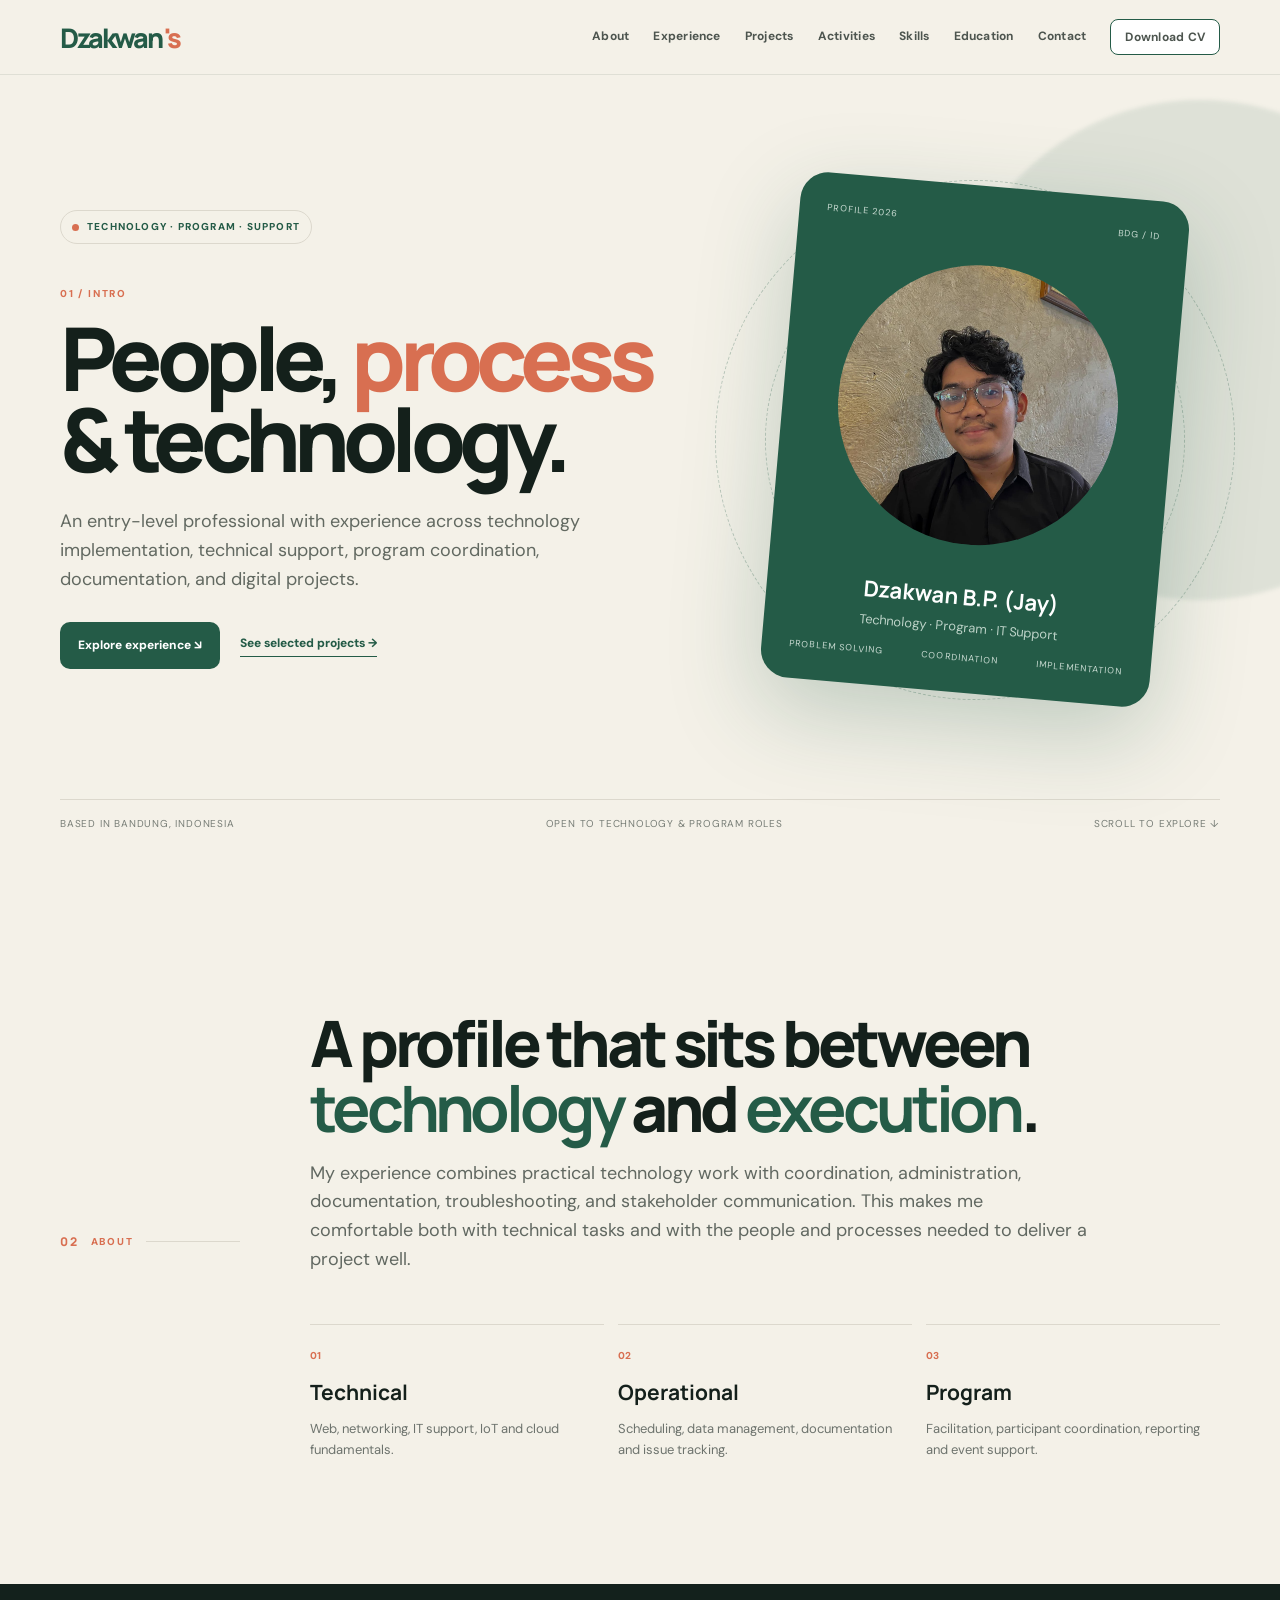
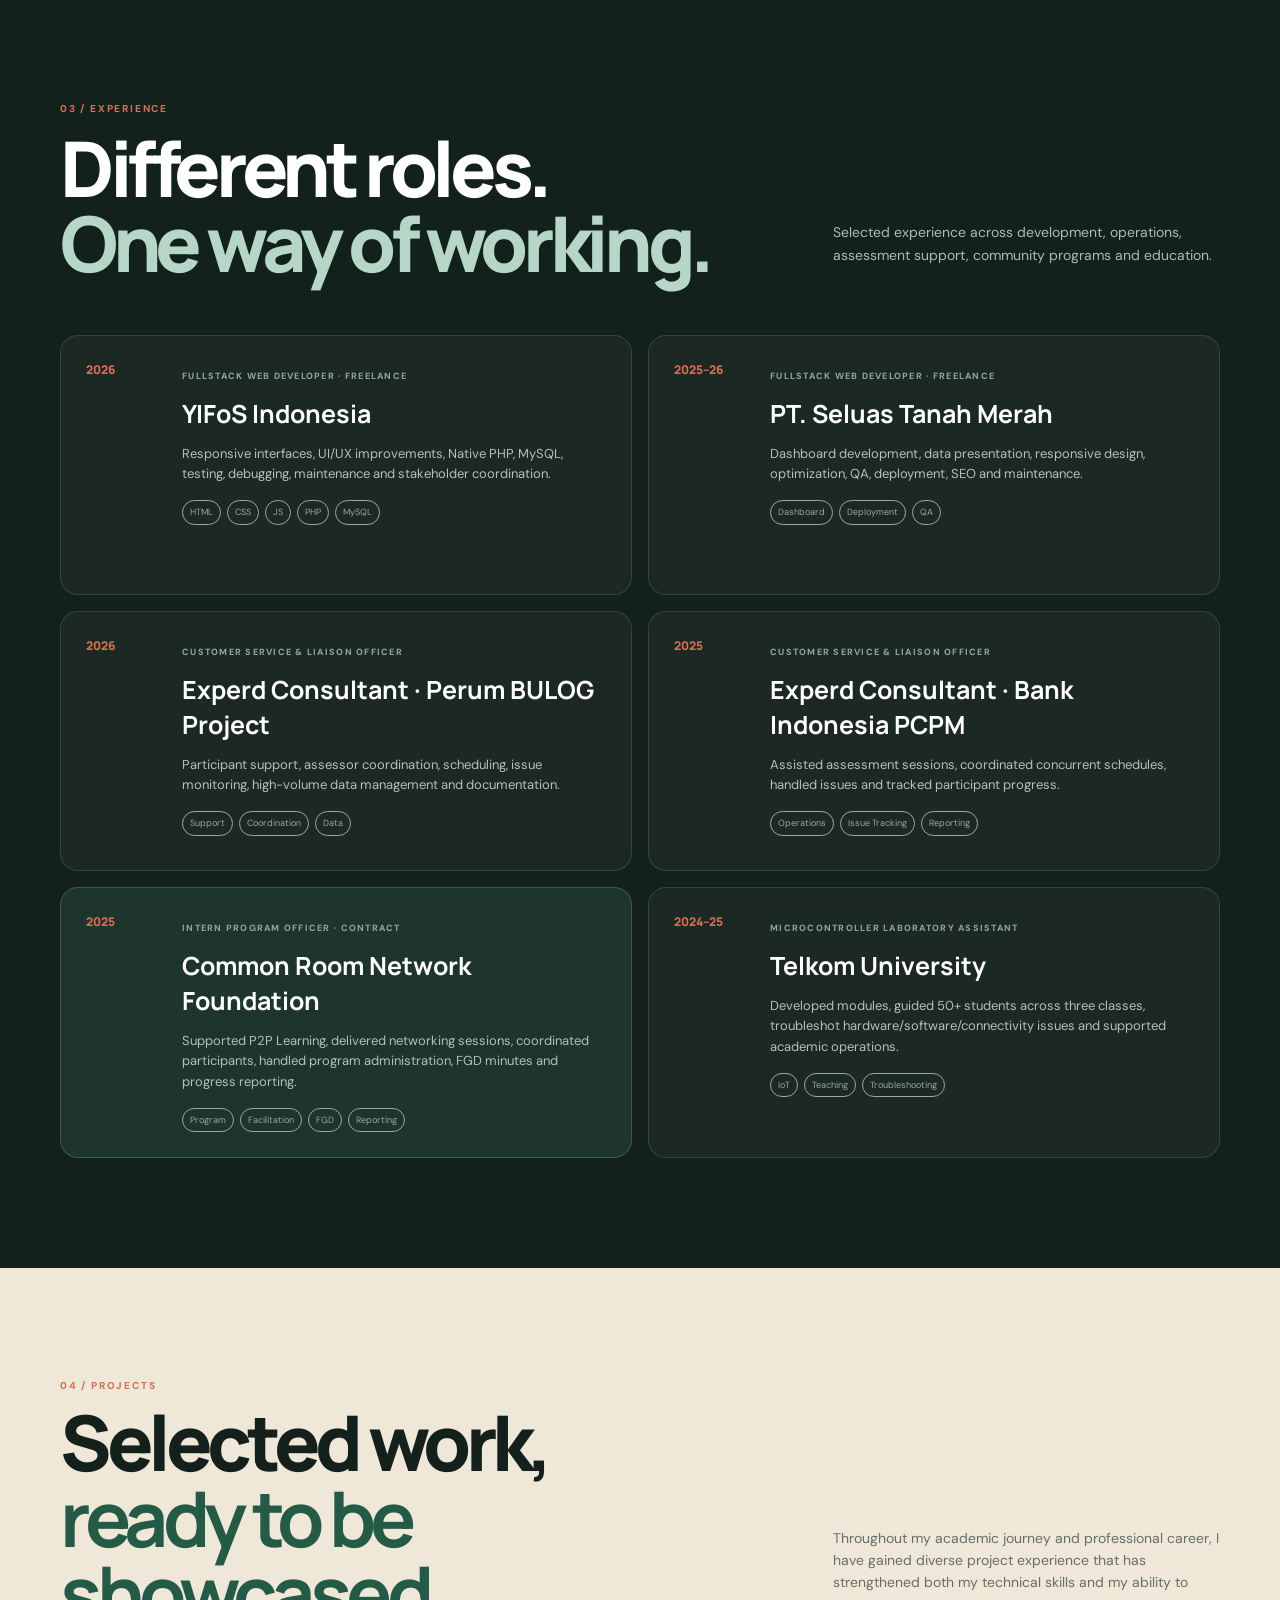
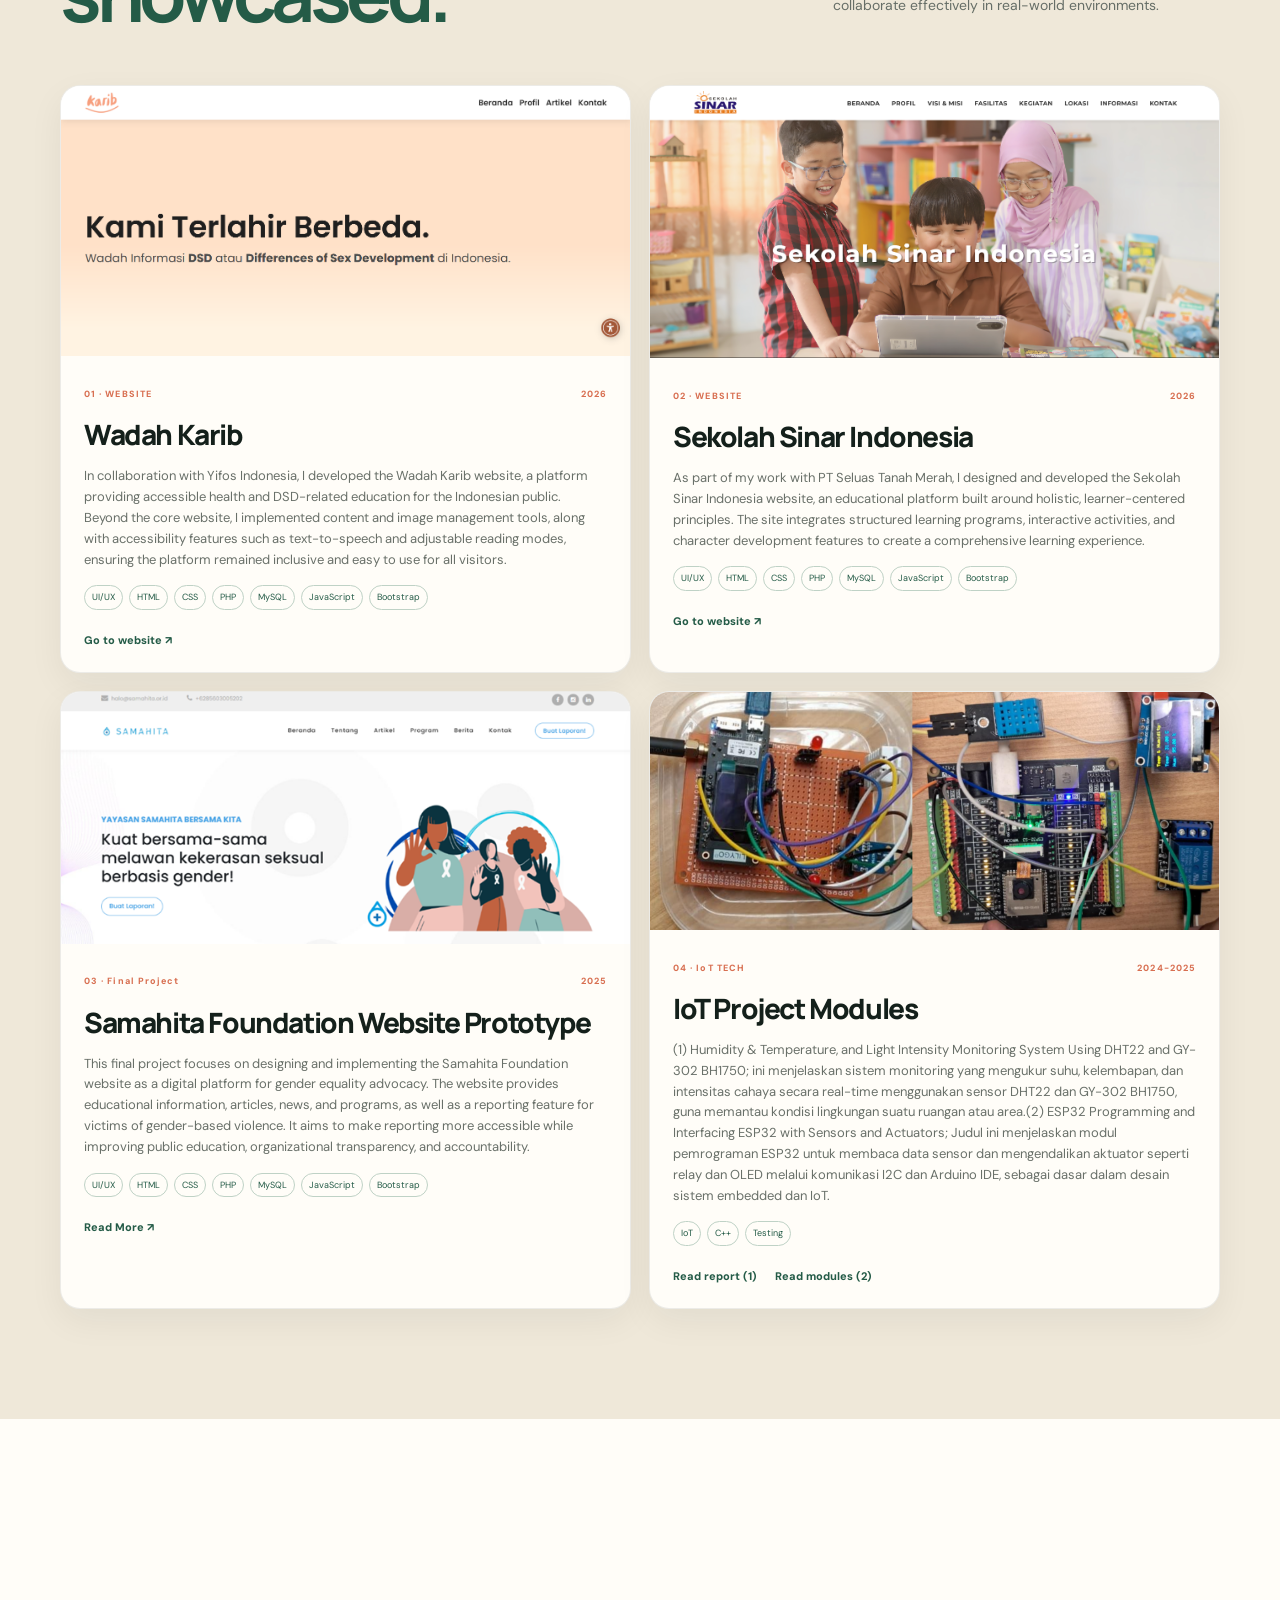
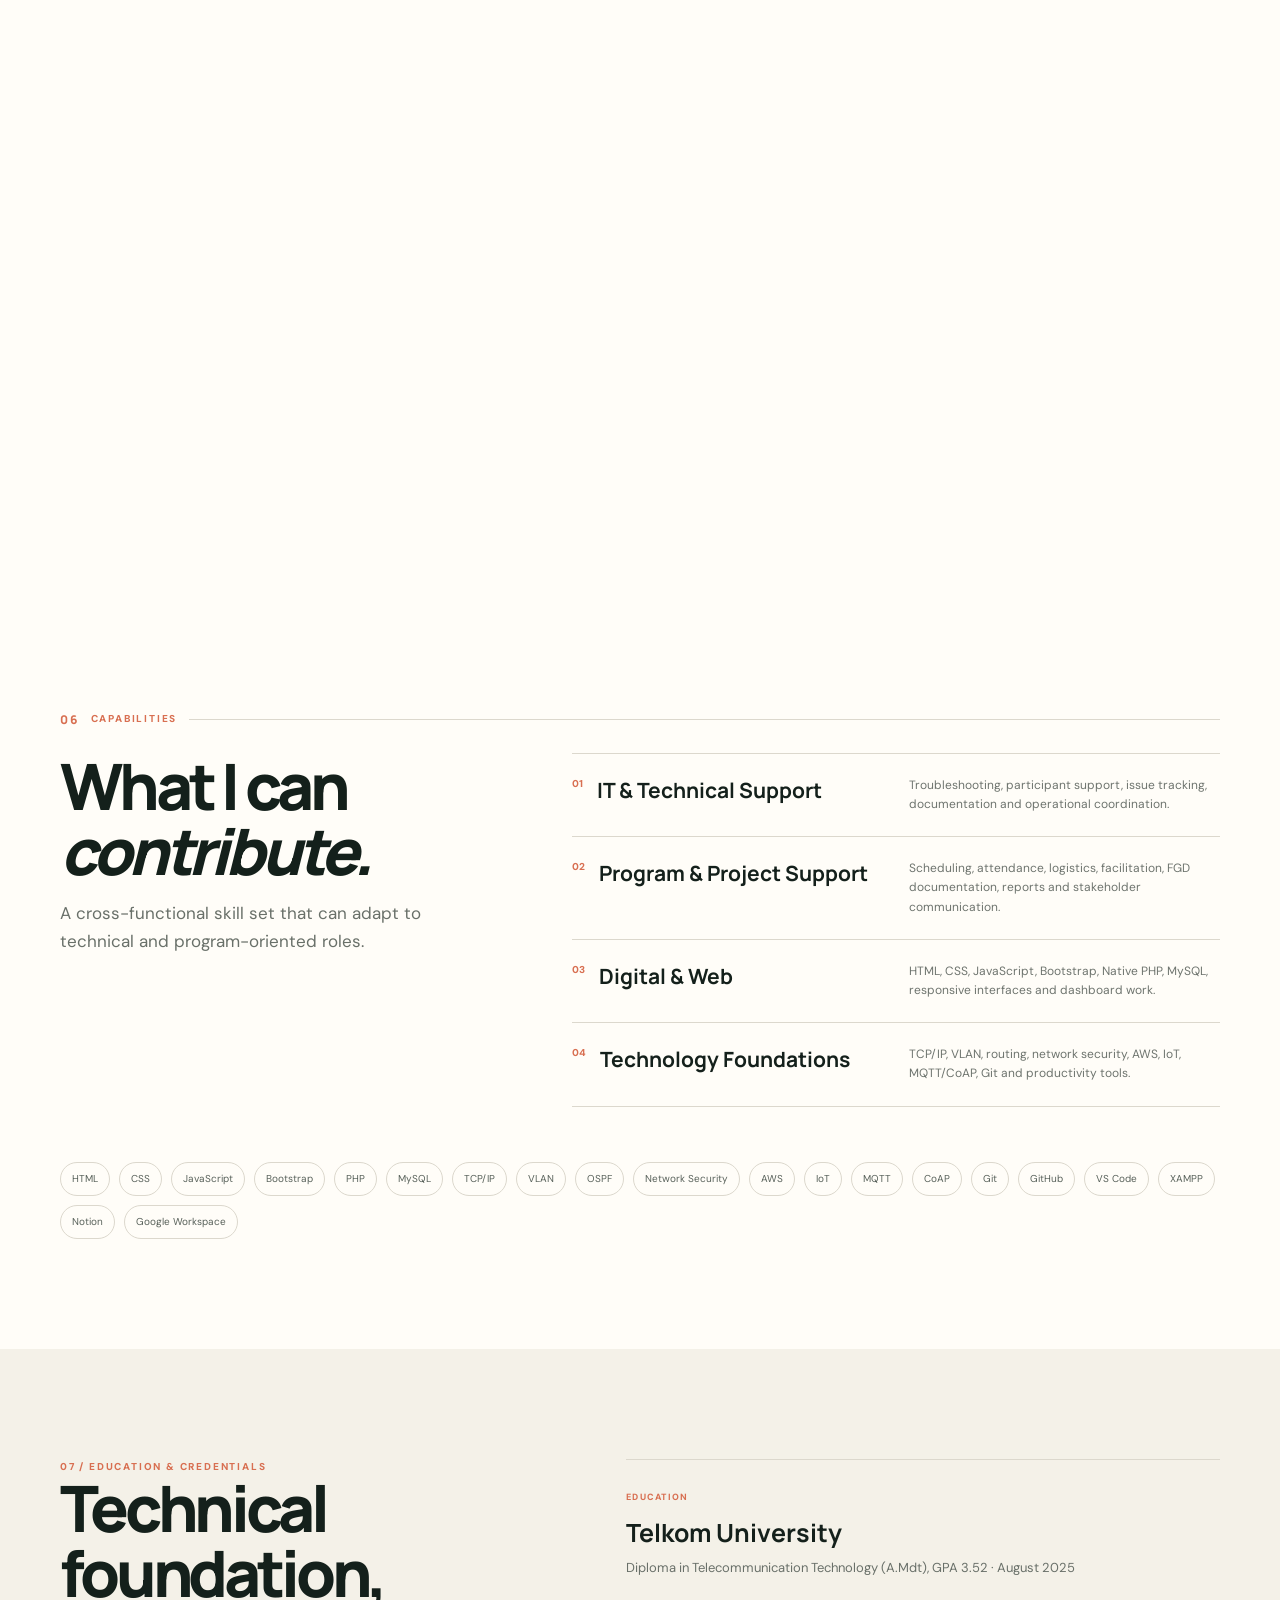
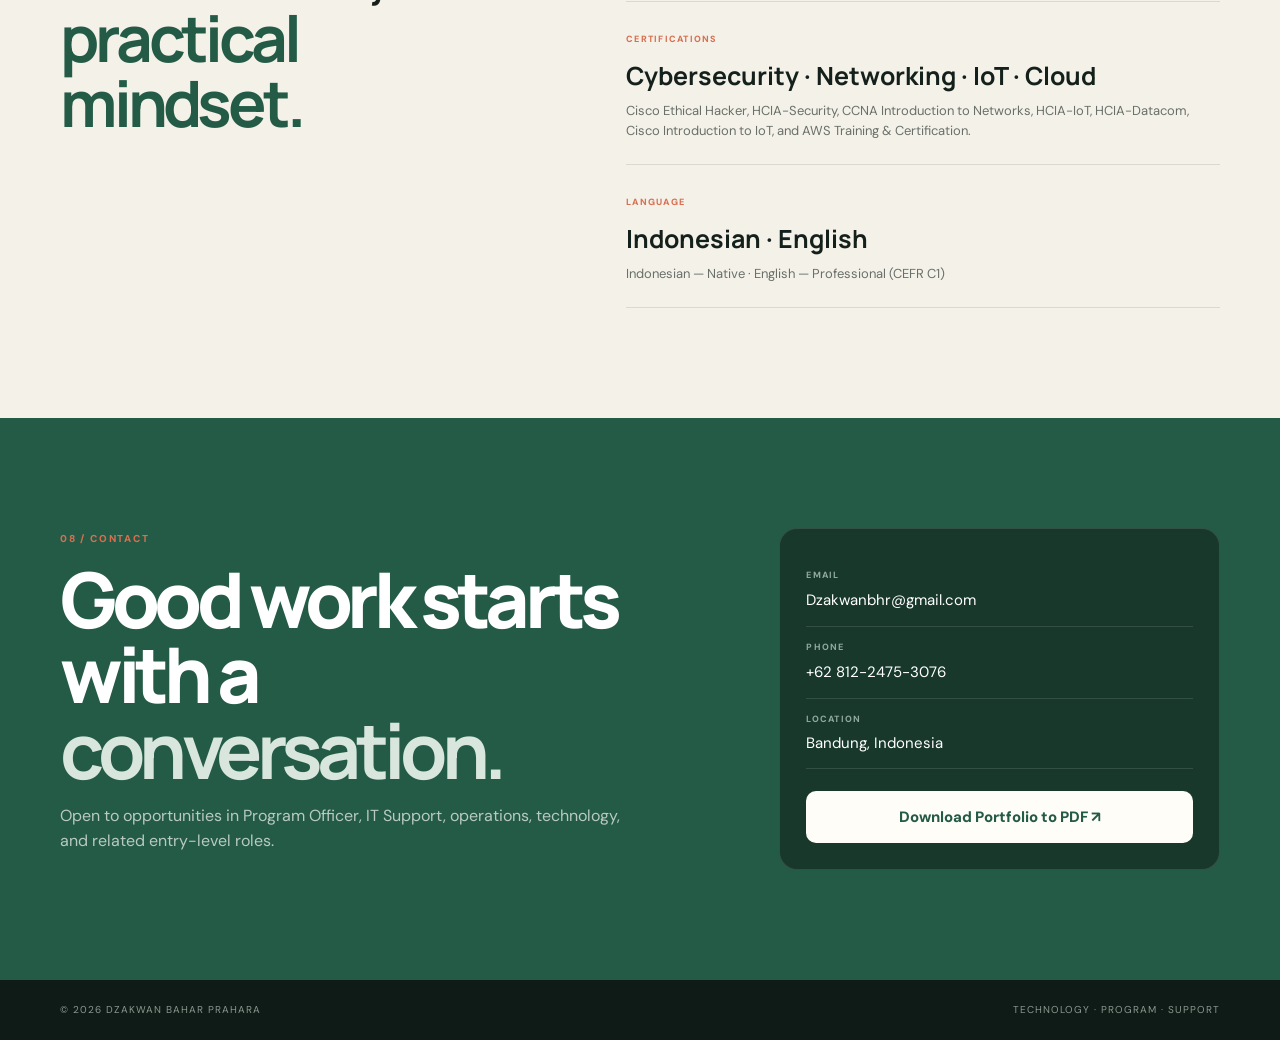
<file: index.html>
<!DOCTYPE html>
<html lang="en">
<head>
  <meta charset="UTF-8" />
  <meta name="viewport" content="width=device-width, initial-scale=1.0" />
  <meta name="description" content="Dzakwan Bahar Prahara — Technology, Program & IT Support Portfolio." />
  <title>Portfolio of Dzakwan </title>
  <link rel="icon" type="image/png" sizes="32x32" href="images/thumb_porto.png">
  <link rel="preconnect" href="https://fonts.googleapis.com">
  <link rel="preconnect" href="https://fonts.gstatic.com" crossorigin>
  <link href="https://fonts.googleapis.com/css2?family=DM+Sans:wght@400;500;600;700&family=Manrope:wght@500;600;700;800&display=swap" rel="stylesheet">
  <link rel="stylesheet" href="css/style.css" />
</head>
<body>
  <div class="progress-bar" id="progressBar"></div>
  <header class="site-header">
    <nav class="navbar container">
      <a class="brand" href="#home">Dzakwan<span>'s</span></a>
      <div class="nav-links" id="navLinks">
        <a href="#about">About</a><a href="#experience">Experience</a><a href="#projects">Projects</a><a href="#activities">Activities</a><a href="#skills">Skills</a><a href="#education">Education</a><a href="#contact">Contact</a>
        <a class="nav-pdf" href="https://drive.google.com/file/d/1ziP2Ifo7hjHapXltJjE41NBpNDqq0q5u/view?usp=sharing">Download CV</a>
      </div>
      <button class="menu-toggle" aria-label="Toggle navigation" aria-expanded="false"><span></span><span></span><span></span></button>
    </nav>
  </header>

  <main>
    <section id="home" class="hero section">
      <div class="hero-grid container">
        <div class="hero-copy reveal">
          <div class="kicker"><span class="kicker-dot"></span> TECHNOLOGY · PROGRAM · SUPPORT</div>
          <p class="hero-index">01 / INTRO</p>
          <h1>People, <i>process</i><br>& technology.</h1>
          <p class="hero-lead">An entry-level professional with experience across technology implementation, technical support, program coordination, documentation, and digital projects.</p>
          <div class="hero-actions"><a class="btn btn-dark" href="#experience">Explore experience ↘</a><a class="text-button" href="#projects">See selected projects →</a></div>
        </div>
        <div class="hero-visual reveal delay-1">
          <div class="orbit orbit-1"></div><div class="orbit orbit-2"></div>
          <div class="identity-card">
    <div class="identity-top">
        <span>PROFILE 2026</span>
        <span>BDG / ID</span>
    </div>

    <img src="images/profile.jpeg" class="img-circle">

    <div>
        <strong>Dzakwan B.P. (Jay)</strong>
        <p>Technology · Program · IT Support</p>
    </div>

    <div class="identity-bottom">
        <span>Problem solving</span>
        <span>Coordination</span>
        <span>Implementation</span>
    </div>
</div>
        </div>
      </div>
      <div class="hero-strip container"><span>Based in Bandung, Indonesia</span><span>Open to technology & program roles</span><span>Scroll to explore ↓</span></div>
    </section>

    <section id="about" class="section about-section">
      <div class="container two-column">
        <div class="section-label reveal"><span>02</span><p>ABOUT</p><div class="rule"></div></div>
        <div class="content-column reveal delay-1"><h2>A profile that sits between <strong>technology</strong> and <strong>execution</strong>.</h2><p>My experience combines practical technology work with coordination, administration, documentation, troubleshooting, and stakeholder communication. This makes me comfortable both with technical tasks and with the people and processes needed to deliver a project well.</p><div class="trait-grid"><article><span>01</span><h3>Technical</h3><p>Web, networking, IT support, IoT and cloud fundamentals.</p></article><article><span>02</span><h3>Operational</h3><p>Scheduling, data management, documentation and issue tracking.</p></article><article><span>03</span><h3>Program</h3><p>Facilitation, participant coordination, reporting and event support.</p></article></div></div>
      </div>
    </section>

    <section id="experience" class="section dark-section">
      <div class="container">
        <div class="section-intro reveal"><div><span class="section-label-light">03 / EXPERIENCE</span><h2>Different roles.<br><em>One way of working.</em></h2></div><p>Selected experience across development, operations, assessment support, community programs and education.</p></div>
        <div class="experience-grid">
          <article class="experience-item reveal"><div class="experience-year">2026</div><div><span class="experience-type">FULLSTACK WEB DEVELOPER · FREELANCE</span><h3>YIFoS Indonesia</h3><p>Responsive interfaces, UI/UX improvements, Native PHP, MySQL, testing, debugging, maintenance and stakeholder coordination.</p><div class="tags"><span>HTML</span><span>CSS</span><span>JS</span><span>PHP</span><span>MySQL</span></div></div></article>
          <article class="experience-item reveal"><div class="experience-year">2025–26</div><div><span class="experience-type">FULLSTACK WEB DEVELOPER · FREELANCE</span><h3>PT. Seluas Tanah Merah</h3><p>Dashboard development, data presentation, responsive design, optimization, QA, deployment, SEO and maintenance.</p><div class="tags"><span>Dashboard</span><span>Deployment</span><span>QA</span></div></div></article>
          <article class="experience-item reveal"><div class="experience-year">2026</div><div><span class="experience-type">CUSTOMER SERVICE & LIAISON OFFICER</span><h3>Experd Consultant · Perum BULOG Project</h3><p>Participant support, assessor coordination, scheduling, issue monitoring, high-volume data management and documentation.</p><div class="tags"><span>Support</span><span>Coordination</span><span>Data</span></div></div></article>
          <article class="experience-item reveal"><div class="experience-year">2025</div><div><span class="experience-type">CUSTOMER SERVICE & LIAISON OFFICER</span><h3>Experd Consultant · Bank Indonesia PCPM</h3><p>Assisted assessment sessions, coordinated concurrent schedules, handled issues and tracked participant progress.</p><div class="tags"><span>Operations</span><span>Issue Tracking</span><span>Reporting</span></div></div></article>
          <article class="experience-item featured reveal"><div class="experience-year">2025</div><div><span class="experience-type">INTERN PROGRAM OFFICER · CONTRACT</span><h3>Common Room Network Foundation</h3><p>Supported P2P Learning, delivered networking sessions, coordinated participants, handled program administration, FGD minutes and progress reporting.</p><div class="tags"><span>Program</span><span>Facilitation</span><span>FGD</span><span>Reporting</span></div></div></article>
          <article class="experience-item reveal"><div class="experience-year">2024–25</div><div><span class="experience-type">MICROCONTROLLER LABORATORY ASSISTANT</span><h3>Telkom University</h3><p>Developed modules, guided 50+ students across three classes, troubleshot hardware/software/connectivity issues and supported academic operations.</p><div class="tags"><span>IoT</span><span>Teaching</span><span>Troubleshooting</span></div></div></article>
        </div>
      </div>
    </section>

    
    <section id="projects" class="section projects-section">
      <div class="container">
        <div class="section-intro light reveal"><div><span class="section-label">04 / PROJECTS</span><h2>Selected work,<br><strong>ready to be showcased.</strong></h2></div><p>Throughout my academic journey and professional career, I have gained diverse project experience that has strengthened both my technical skills and my ability to collaborate effectively in real-world environments.</p></div>
        <div class="project-grid">
          <article class="project-card project-placeholder reveal"><div class=""><img src="images/karib.png" class="img-responsive"></div><div class="project-body"><div class="project-meta"><span>01 · WEBSITE</span><span>2026</span></div><h3>Wadah Karib</h3><p>In collaboration with Yifos Indonesia, I developed the Wadah Karib website, a platform providing accessible health and DSD-related education for the Indonesian public. Beyond the core website, I implemented content and image management tools, along with accessibility features such as text-to-speech and adjustable reading modes, ensuring the platform remained inclusive and easy to use for all visitors.</p><div class="tags"><span>UI/UX</span><span>HTML</span><span>CSS</span><span>PHP</span><span>MySQL</span><span>JavaScript</span><span>Bootstrap</span></div><div class="project-links"><a href="https://wadahkarib.com/">Go to website ↗</a></div></div></article>
          <article class="project-card project-placeholder reveal"><div class=""><img src="images/ssi.png" class="img-responsive"></div><div class="project-body"><div class="project-meta"><span>02 · WEBSITE</span><span>2026</span></div><h3>Sekolah Sinar Indonesia</h3><p>As part of my work with PT Seluas Tanah Merah, I designed and developed the Sekolah Sinar Indonesia website, an educational platform built around holistic, learner-centered principles. The site integrates structured learning programs, interactive activities, and character development features to create a comprehensive learning experience.</p><div class="tags"><span>UI/UX</span><span>HTML</span><span>CSS</span><span>PHP</span><span>MySQL</span><span>JavaScript</span><span>Bootstrap</span></div><div class="project-links"><a href="https://sekolahsinarindonesia.com/">Go to website ↗</a></div></div></article>
          <article class="project-card project-placeholder reveal"><div class=""><img src="images/samahita.png" class="img-responsive"></div><div class="project-body"><div class="project-meta"><span>03 · Final Project</span><span>2025</span></div><h3>Samahita Foundation Website Prototype</h3><p>This final project focuses on designing and implementing the Samahita Foundation website as a digital platform for gender equality advocacy. The website provides educational information, articles, news, and programs, as well as a reporting feature for victims of gender-based violence. It aims to make reporting more accessible while improving public education, organizational transparency, and accountability.</p><div class="tags"><span>UI/UX</span><span>HTML</span><span>CSS</span><span>PHP</span><span>MySQL</span><span>JavaScript</span><span>Bootstrap</span></div><div class="project-links"><a href="https://garuda.kemdiktisaintek.go.id/documents/detail/5752306">Read More ↗</a></div></div></article>
          <article class="project-card project-placeholder reveal"><div class=""><img src="images/Iot.png" class="img-responsive"></div><div class="project-body"><div class="project-meta"><span>04 · IoT TECH</span><span>2024-2025</span></div><h3>IoT Project Modules</h3><p>(1) Humidity & Temperature, and Light Intensity Monitoring System Using DHT22 and GY-302 BH1750; ini menjelaskan sistem monitoring yang mengukur suhu, kelembapan, dan intensitas cahaya secara real-time menggunakan sensor DHT22 dan GY-302 BH1750, guna memantau kondisi lingkungan suatu ruangan atau area.(2) ESP32 Programming and Interfacing ESP32 with Sensors and Actuators; Judul ini menjelaskan modul pemrograman ESP32 untuk membaca data sensor dan mengendalikan aktuator seperti relay dan OLED melalui komunikasi I2C dan Arduino IDE, sebagai dasar dalam desain sistem embedded dan IoT.</p><div class="tags"><span>IoT</span><span>C++</span><span>Testing</span></div><div class="project-links"><a href="https://docs.google.com/document/d/1TG4nnhMv9PAyRr8mALeLbQ5T1G1eQCBF/edit?usp=sharing&ouid=110912685564800306056&rtpof=true&sd=true">Read report (1)</a><a href="https://drive.google.com/file/d/16DgjVZ-bwwr0Yy6kV8QCOaHAeGf9sKmY/view?usp=sharing">Read modules (2)</a></div></div></article>
        </div>
      </div>
    </section>

    <section id="activities" class="section activities-section">
      <div class="container">
        <div class="section-intro reveal">
          <div><span class="section-label">05 / ACTIVITIES</span><h2>Learning, sharing,<br><strong>staying engaged.</strong></h2></div>
          <p>Activities that reflect continued learning, community engagement, facilitation, and practical exposure beyond formal work experience.</p>
        </div>
        <div class="activity-grid">
          <article class="activity-card reveal">
            <div class="activity-number">01</div>
            <div class="activity-year">2026 · PURPLECODE COLLECTIVE</div>
            <h3>Holistic Security Intensive Training</h3>
            <p>Developed knowledge and practical skills in holistic security, covering digital security, physical safety, and psychosocial well-being for activists and civil society actors.</p>
            <div class="activity-tags"><span>Digital Security</span><span>Physical Safety</span><span>Psychosocial Well-being</span></div>
          </article>
          <article class="activity-card featured reveal delay-1">
            <div class="activity-number">02</div>
            <div class="activity-year">2025 · COMMON ROOM NETWORKS FOUNDATION</div>
            <h3>P2P Learning, Mentoring & Scholarship Mikrotik Event</h3>
            <p>Served as a speaker, delivering a session on computer networking and internet fundamentals to prepare participants for MikroTik certification.</p>
            <div class="activity-tags"><span>Speaker</span><span>Networking</span><span>Facilitation</span><span>MikroTik</span></div>
          </article>
        </div>
      </div>
    </section>

    <section id="skills" class="section skills-section">
      <div class="container">
        <div class="section-label reveal"><span>06</span><p>CAPABILITIES</p><div class="rule"></div></div>
        <div class="skills-layout">
          <div class="reveal"><h2>What I can <em>contribute.</em></h2><p class="muted-lead">A cross-functional skill set that can adapt to technical and program-oriented roles.</p></div>
          <div class="skill-list reveal delay-1">
            <div class="skill-row"><div><span>01</span><h3>IT & Technical Support</h3></div><p>Troubleshooting, participant support, issue tracking, documentation and operational coordination.</p></div>
            <div class="skill-row"><div><span>02</span><h3>Program & Project Support</h3></div><p>Scheduling, attendance, logistics, facilitation, FGD documentation, reports and stakeholder communication.</p></div>
            <div class="skill-row"><div><span>03</span><h3>Digital & Web</h3></div><p>HTML, CSS, JavaScript, Bootstrap, Native PHP, MySQL, responsive interfaces and dashboard work.</p></div>
            <div class="skill-row"><div><span>04</span><h3>Technology Foundations</h3></div><p>TCP/IP, VLAN, routing, network security, AWS, IoT, MQTT/CoAP, Git and productivity tools.</p></div>
          </div>
        </div>
        <div class="keyword-cloud reveal"><span>HTML</span><span>CSS</span><span>JavaScript</span><span>Bootstrap</span><span>PHP</span><span>MySQL</span><span>TCP/IP</span><span>VLAN</span><span>OSPF</span><span>Network Security</span><span>AWS</span><span>IoT</span><span>MQTT</span><span>CoAP</span><span>Git</span><span>GitHub</span><span>VS Code</span><span>XAMPP</span><span>Notion</span><span>Google Workspace</span></div>
      </div>
    </section>

    <section id="education" class="section education-section">
      <div class="container education-layout">
        <div class="reveal"><span class="section-label">07 / EDUCATION & CREDENTIALS</span><h2>Technical foundation,<br><strong>practical mindset.</strong></h2></div>
        <div class="credential-stack reveal delay-1"><article><span>EDUCATION</span><h3>Telkom University</h3><p>Diploma in Telecommunication Technology (A.Mdt), GPA 3.52 · August 2025</p></article><article><span>CERTIFICATIONS</span><h3>Cybersecurity · Networking · IoT · Cloud</h3><p>Cisco Ethical Hacker, HCIA-Security, CCNA Introduction to Networks, HCIA-IoT, HCIA-Datacom, Cisco Introduction to IoT, and AWS Training & Certification.</p></article><article><span>LANGUAGE</span><h3>Indonesian · English</h3><p>Indonesian — Native · English — Professional (CEFR C1)</p></article></div>
      </div>
    </section>

    <section id="contact" class="section contact-section">
      <div class="container contact-layout"><div class="reveal"><span class="section-label">08 / CONTACT</span><h2>Good work starts<br>with a <strong>conversation.</strong></h2><p>Open to opportunities in Program Officer, IT Support, operations, technology, and related entry-level roles.</p></div><div class="contact-box reveal delay-1"><div><span>EMAIL</span><a href="mailto:Dzakwanbhr@gmail.com">Dzakwanbhr@gmail.com</a></div><div><span>PHONE</span><a href="tel:+6281224753076">+62 812-2475-3076</a></div><div><span>LOCATION</span><p>Bandung, Indonesia</p></div><a class="btn btn-light" href="https://drive.google.com/file/d/19aeoQkpLRiSsKj2-YuqCTgqlx-MLudXy/view?usp=sharing">Download Portfolio to PDF ↗</a></div></div>
    </section>
  </main>

  <footer class="footer"><div class="container footer-inner"><span>© 2026 Dzakwan Bahar Prahara</span><span>Technology · Program · Support</span></div></footer>
  <script src="js/main.js"></script>
</body>
</html>
</file>
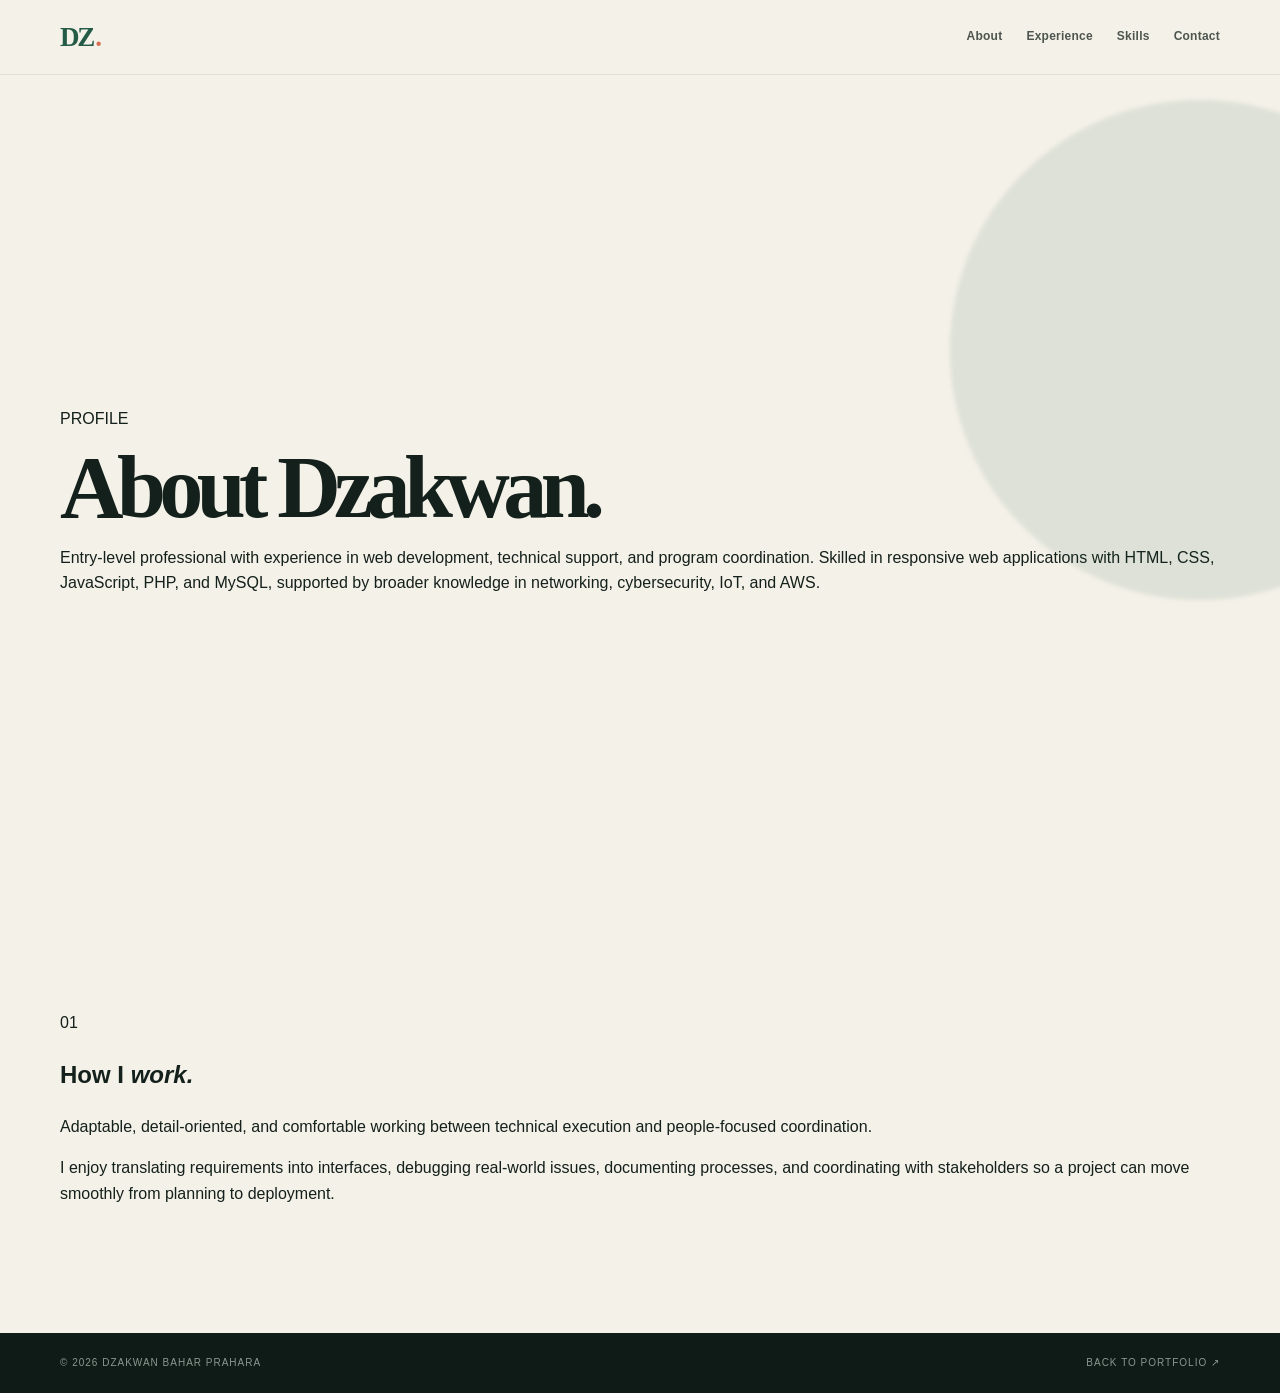
<file: pages/about.html>
<!DOCTYPE html><html lang="en"><head><meta charset="UTF-8"><meta name="viewport" content="width=device-width,initial-scale=1.0"><title>About | Dzakwan Bahar Prahara</title><link rel="stylesheet" href="../css/style.css"></head><body><header class="site-header"><nav class="navbar container"><a class="brand" href="../index.html">DZ<span>.</span></a><div class="nav-links"><a href="../index.html#about">About</a><a href="../index.html#experience">Experience</a><a href="../index.html#skills">Skills</a><a href="contact.html">Contact</a></div></nav></header><main><section class="hero"><div class="container"><p class="eyebrow">PROFILE</p><h1>About <span>Dzakwan.</span></h1><p class="hero-text">Entry-level professional with experience in web development, technical support, and program coordination. Skilled in responsive web applications with HTML, CSS, JavaScript, PHP, and MySQL, supported by broader knowledge in networking, cybersecurity, IoT, and AWS.</p></div></section><section class="section"><div class="container split-grid"><div class="section-heading"><span class="section-no">01</span><h2>How I <em>work.</em></h2></div><div class="section-body"><p class="lead">Adaptable, detail-oriented, and comfortable working between technical execution and people-focused coordination.</p><p>I enjoy translating requirements into interfaces, debugging real-world issues, documenting processes, and coordinating with stakeholders so a project can move smoothly from planning to deployment.</p></div></div></section></main><footer class="footer"><div class="container footer-inner"><span>© 2026 Dzakwan Bahar Prahara</span><a href="../index.html">Back to portfolio ↗</a></div></footer></body></html>
</file>
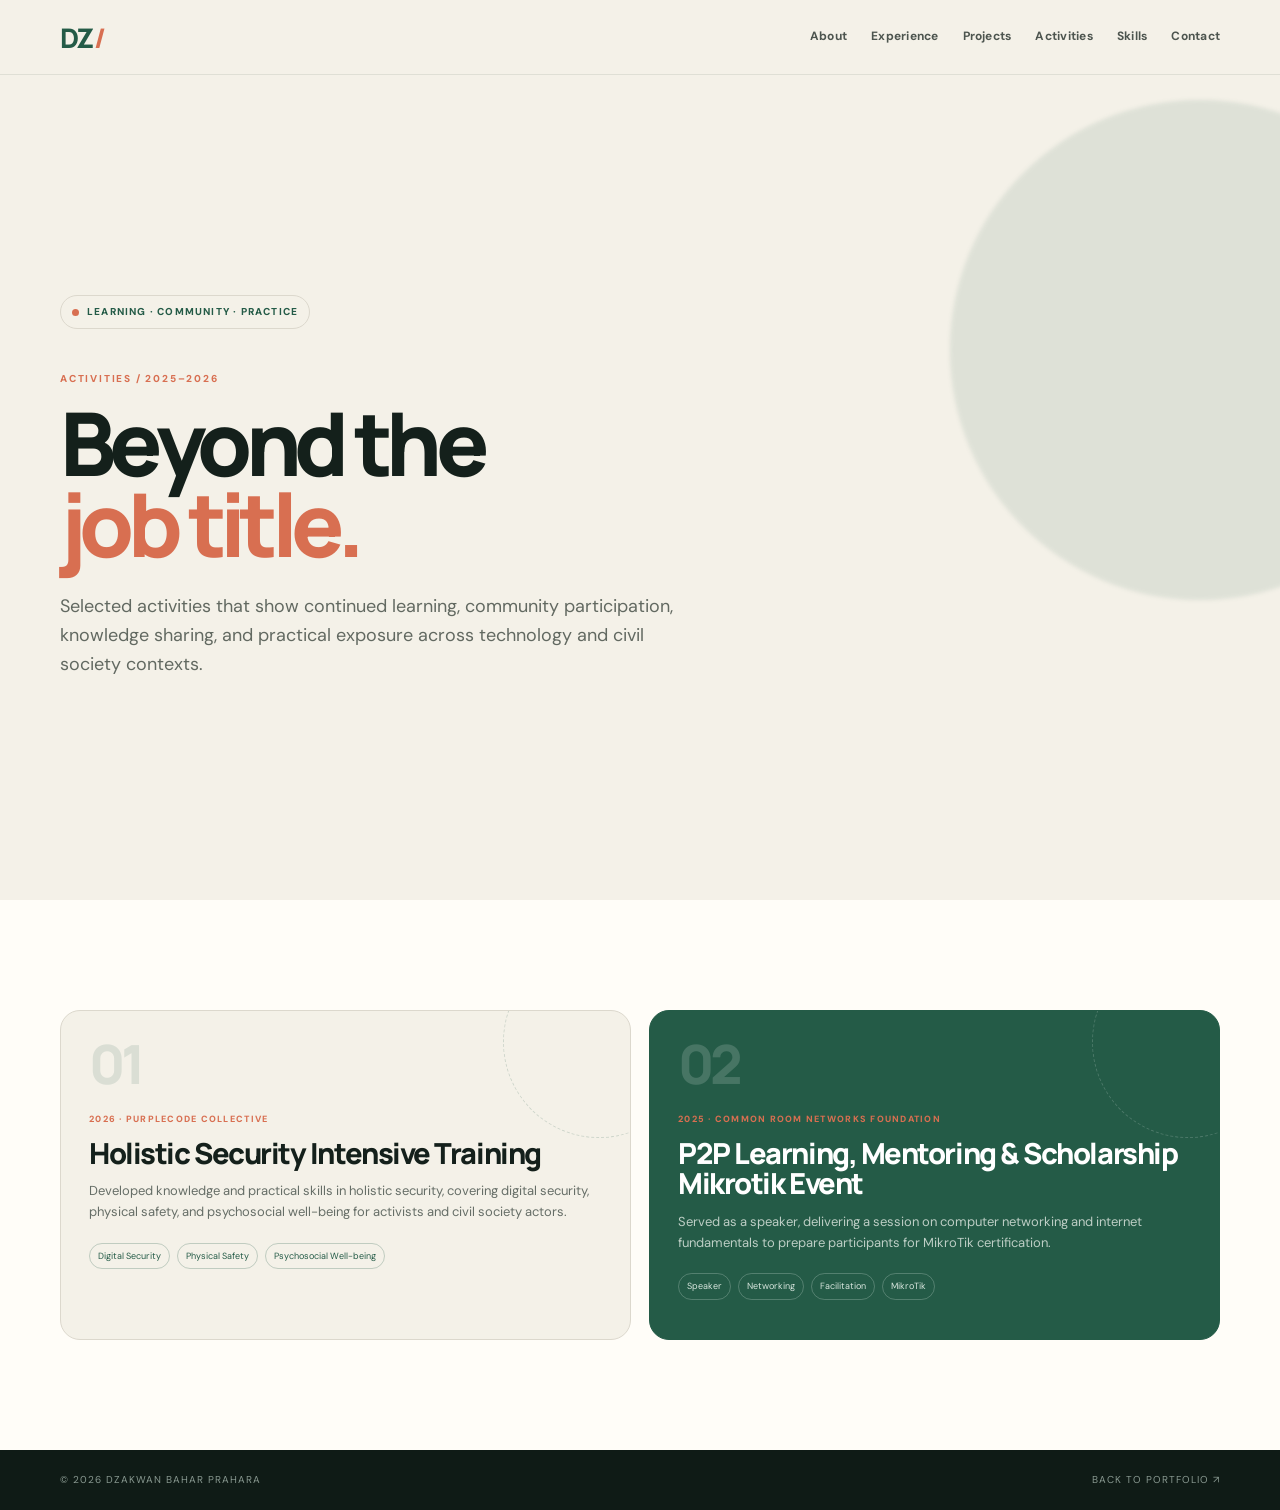
<file: pages/activities.html>
<!DOCTYPE html><html lang="en"><head><meta charset="UTF-8"><meta name="viewport" content="width=device-width,initial-scale=1.0"><meta name="description" content="Activities and learning experiences of Dzakwan Bahar Prahara."><title>Activities | Dzakwan Bahar Prahara</title><link rel="preconnect" href="https://fonts.googleapis.com"><link rel="preconnect" href="https://fonts.gstatic.com" crossorigin><link href="https://fonts.googleapis.com/css2?family=DM+Sans:wght@400;500;600;700&family=Manrope:wght@500;600;700;800&display=swap" rel="stylesheet"><link rel="stylesheet" href="../css/style.css"></head><body><header class="site-header"><nav class="navbar container"><a class="brand" href="../index.html">DZ<span>/</span></a><div class="nav-links"><a href="../index.html#about">About</a><a href="../index.html#experience">Experience</a><a href="../index.html#projects">Projects</a><a href="../index.html#activities">Activities</a><a href="../index.html#skills">Skills</a><a href="../index.html#contact">Contact</a></div></nav></header><main><section class="hero"><div class="container"><div class="kicker"><span class="kicker-dot"></span> LEARNING · COMMUNITY · PRACTICE</div><p class="hero-index">ACTIVITIES / 2025–2026</p><h1>Beyond the<br><i>job title.</i></h1><p class="hero-lead">Selected activities that show continued learning, community participation, knowledge sharing, and practical exposure across technology and civil society contexts.</p></div></section><section class="section activities-section"><div class="container"><div class="activity-grid"><article class="activity-card reveal"><div class="activity-number">01</div><div class="activity-year">2026 · PURPLECODE COLLECTIVE</div><h3>Holistic Security Intensive Training</h3><p>Developed knowledge and practical skills in holistic security, covering digital security, physical safety, and psychosocial well-being for activists and civil society actors.</p><div class="activity-tags"><span>Digital Security</span><span>Physical Safety</span><span>Psychosocial Well-being</span></div></article><article class="activity-card featured reveal delay-1"><div class="activity-number">02</div><div class="activity-year">2025 · COMMON ROOM NETWORKS FOUNDATION</div><h3>P2P Learning, Mentoring & Scholarship Mikrotik Event</h3><p>Served as a speaker, delivering a session on computer networking and internet fundamentals to prepare participants for MikroTik certification.</p><div class="activity-tags"><span>Speaker</span><span>Networking</span><span>Facilitation</span><span>MikroTik</span></div></article></div></div></section></main><footer class="footer"><div class="container footer-inner"><span>© 2026 Dzakwan Bahar Prahara</span><a href="../index.html">Back to portfolio ↗</a></div></footer><script>const o=new IntersectionObserver(es=>es.forEach(e=>e.isIntersecting&&e.target.classList.add('visible')),{threshold:.1});document.querySelectorAll('.reveal').forEach(e=>o.observe(e));</script></body></html>
</file>
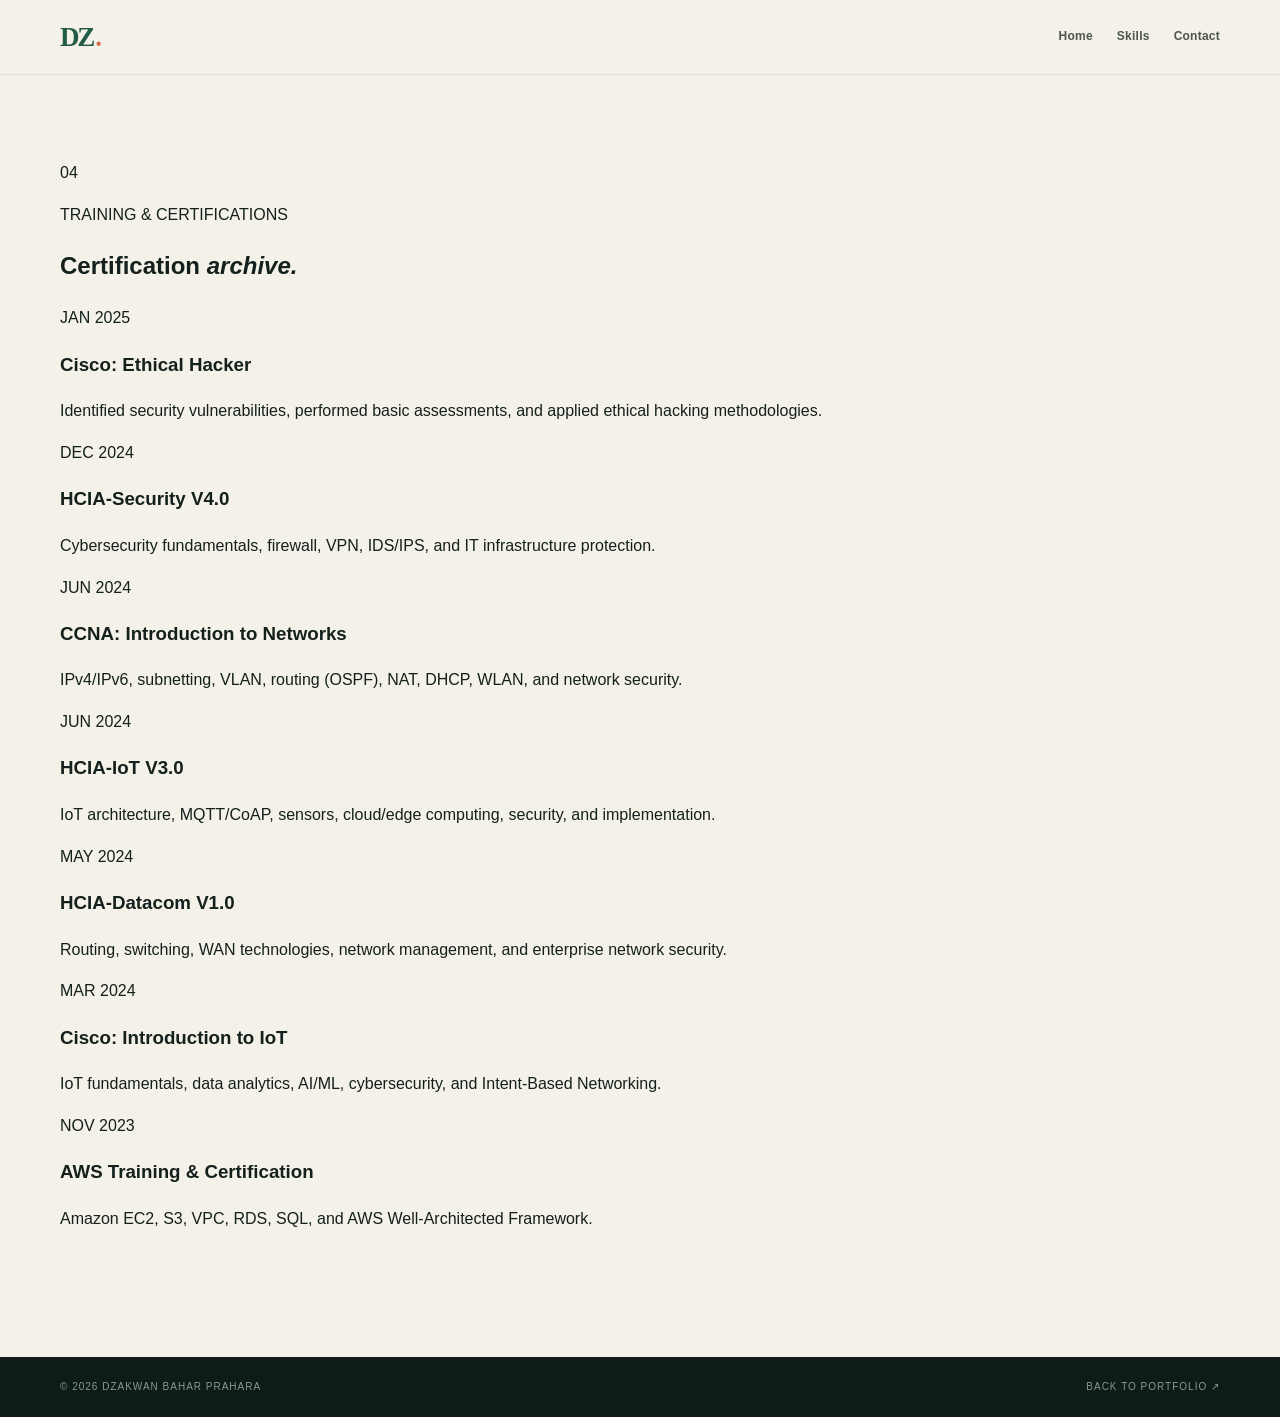
<file: pages/certifications.html>
<!DOCTYPE html><html lang="en"><head><meta charset="UTF-8"><meta name="viewport" content="width=device-width,initial-scale=1.0"><title>Certifications | Dzakwan Bahar Prahara</title><link rel="stylesheet" href="../css/style.css"></head><body><header class="site-header"><nav class="navbar container"><a class="brand" href="../index.html">DZ<span>.</span></a><div class="nav-links"><a href="../index.html#home">Home</a><a href="../index.html#skills">Skills</a><a href="contact.html">Contact</a></div></nav></header><main><section class="section" style="padding-top:160px"><div class="container"><div class="section-heading center"><span class="section-no">04</span><p class="eyebrow">TRAINING & CERTIFICATIONS</p><h2>Certification <em>archive.</em></h2></div><div class="cert-grid"><article class="cert-card"><span>JAN 2025</span><h3>Cisco: Ethical Hacker</h3><p>Identified security vulnerabilities, performed basic assessments, and applied ethical hacking methodologies.</p></article><article class="cert-card"><span>DEC 2024</span><h3>HCIA-Security V4.0</h3><p>Cybersecurity fundamentals, firewall, VPN, IDS/IPS, and IT infrastructure protection.</p></article><article class="cert-card"><span>JUN 2024</span><h3>CCNA: Introduction to Networks</h3><p>IPv4/IPv6, subnetting, VLAN, routing (OSPF), NAT, DHCP, WLAN, and network security.</p></article><article class="cert-card"><span>JUN 2024</span><h3>HCIA-IoT V3.0</h3><p>IoT architecture, MQTT/CoAP, sensors, cloud/edge computing, security, and implementation.</p></article><article class="cert-card"><span>MAY 2024</span><h3>HCIA-Datacom V1.0</h3><p>Routing, switching, WAN technologies, network management, and enterprise network security.</p></article><article class="cert-card"><span>MAR 2024</span><h3>Cisco: Introduction to IoT</h3><p>IoT fundamentals, data analytics, AI/ML, cybersecurity, and Intent-Based Networking.</p></article><article class="cert-card"><span>NOV 2023</span><h3>AWS Training & Certification</h3><p>Amazon EC2, S3, VPC, RDS, SQL, and AWS Well-Architected Framework.</p></article></div></div></section></main><footer class="footer"><div class="container footer-inner"><span>© 2026 Dzakwan Bahar Prahara</span><a href="../index.html">Back to portfolio ↗</a></div></footer></body></html>
</file>
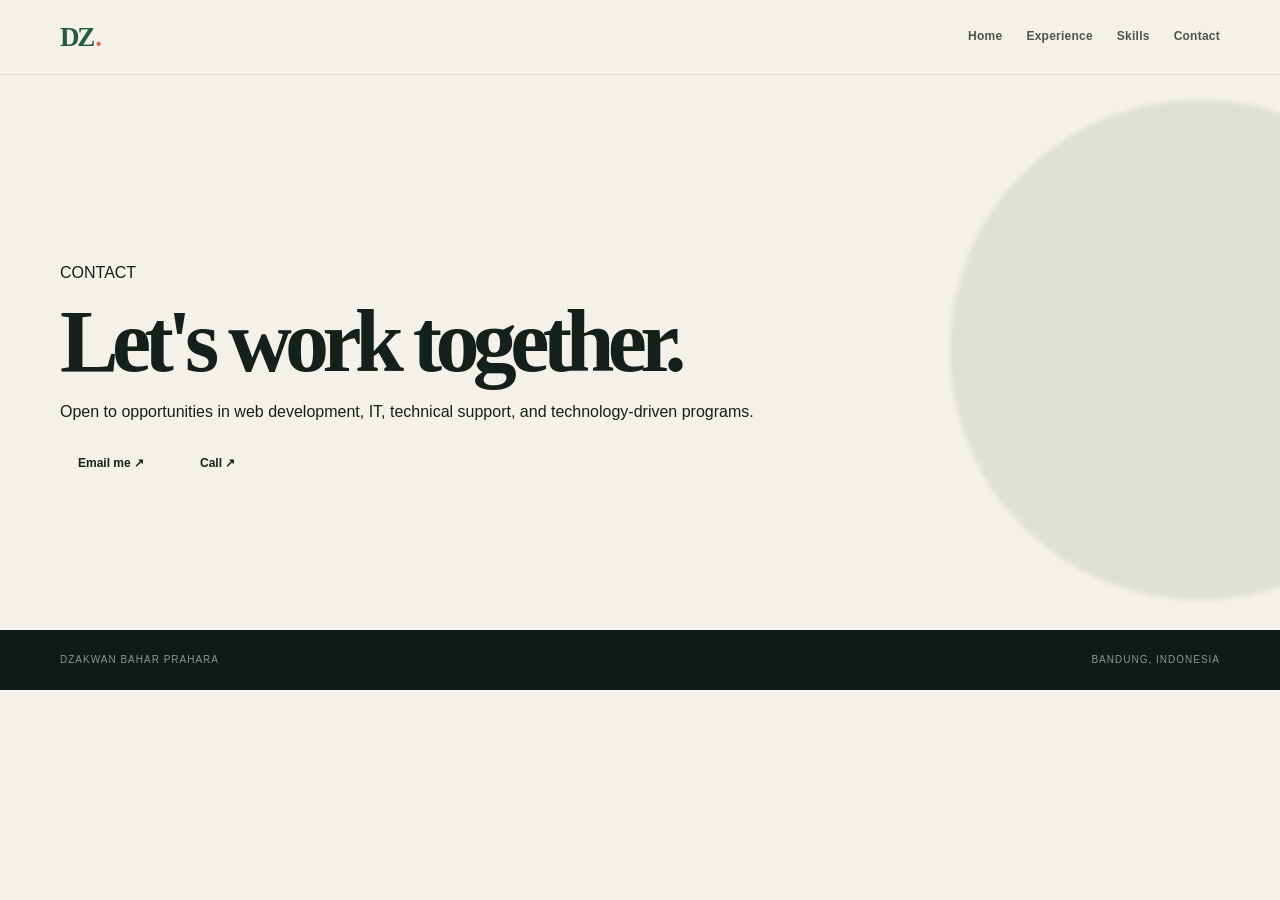
<file: pages/contact.html>
<!DOCTYPE html><html lang="en"><head><meta charset="UTF-8"><meta name="viewport" content="width=device-width,initial-scale=1.0"><title>Contact | Dzakwan Bahar Prahara</title><link rel="stylesheet" href="../css/style.css"></head><body><header class="site-header"><nav class="navbar container"><a class="brand" href="../index.html">DZ<span>.</span></a><div class="nav-links"><a href="../index.html#home">Home</a><a href="../index.html#experience">Experience</a><a href="../index.html#skills">Skills</a><a href="../index.html#contact">Contact</a></div></nav></header><main><section class="hero" style="min-height:70vh"><div class="container"><p class="eyebrow">CONTACT</p><h1>Let's work <span>together.</span></h1><p class="hero-text">Open to opportunities in web development, IT, technical support, and technology-driven programs.</p><div class="hero-actions"><a class="btn btn-primary" href="mailto:Dzakwanbhr@gmail.com">Email me ↗</a><a class="btn btn-ghost" href="tel:+6281224753076">Call ↗</a></div></div></section></main><footer class="footer"><div class="container footer-inner"><span>Dzakwan Bahar Prahara</span><span>Bandung, Indonesia</span></div></footer></body></html>
</file>
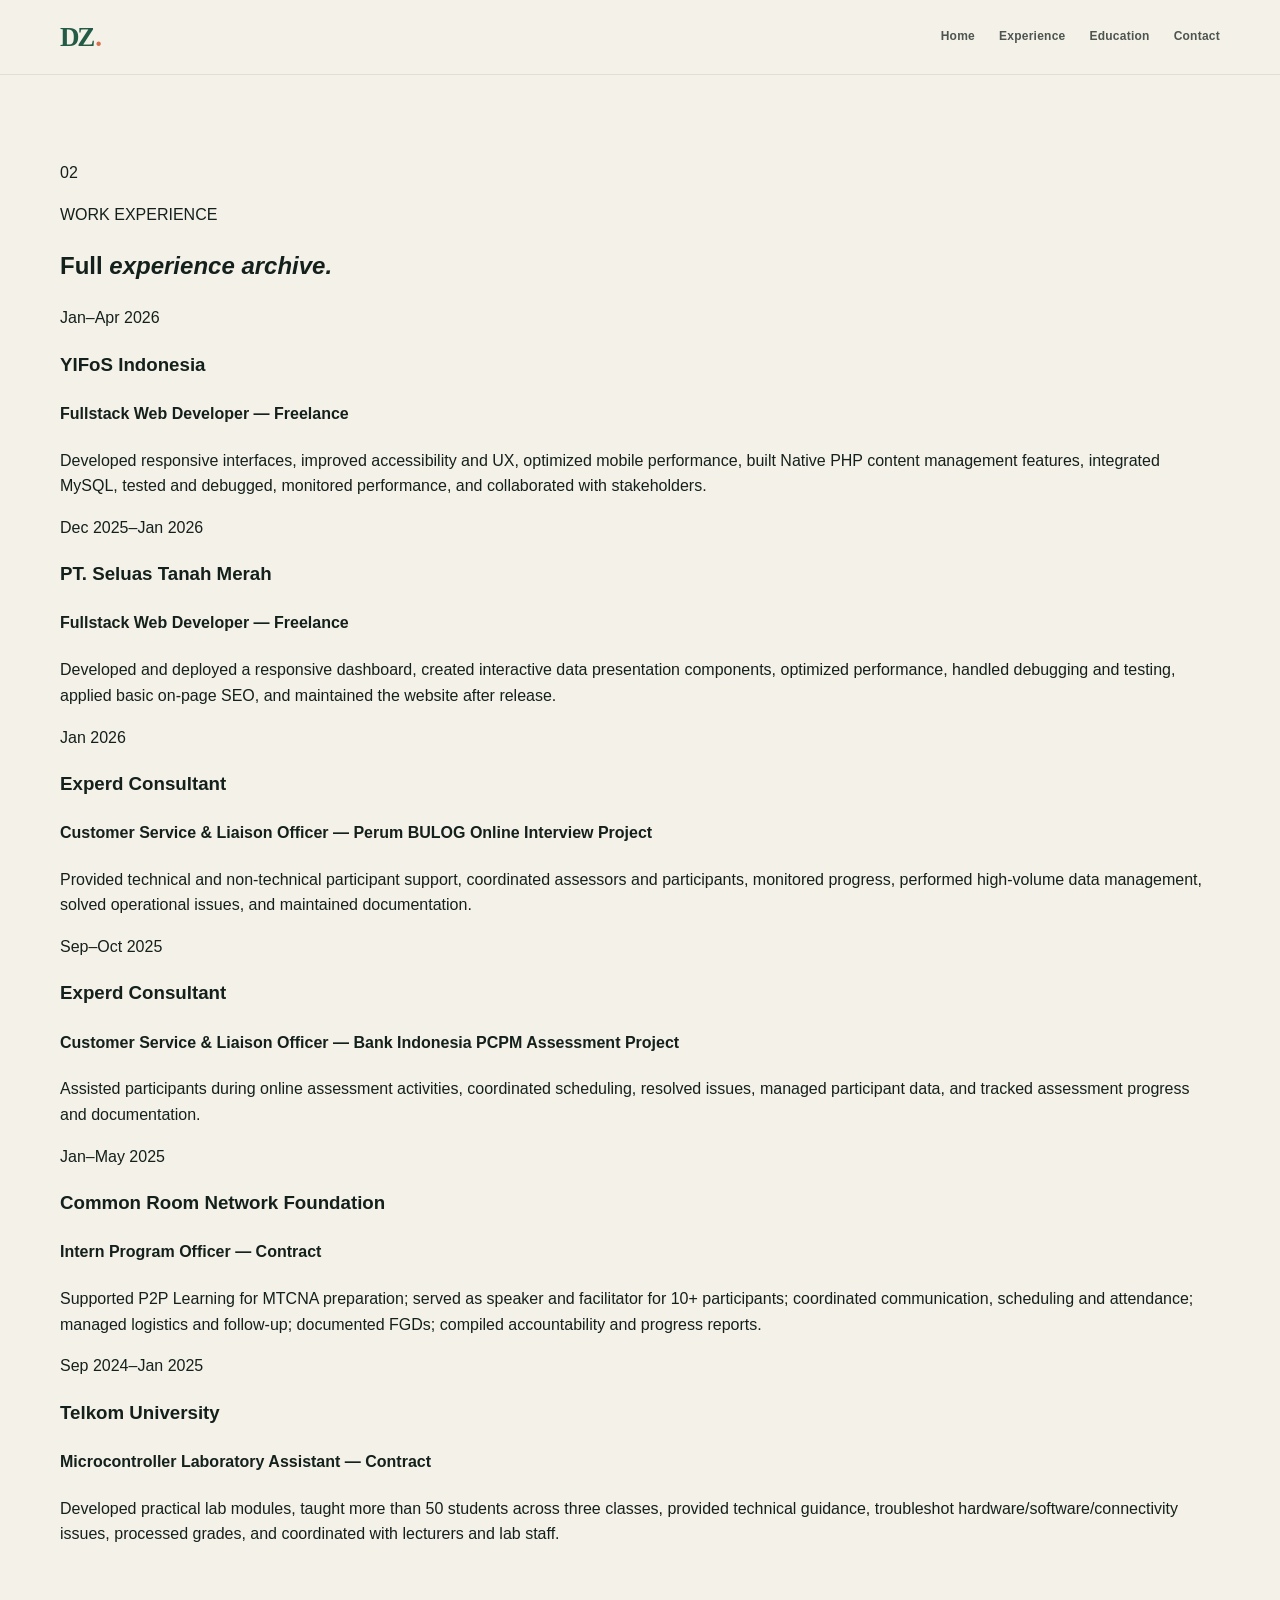
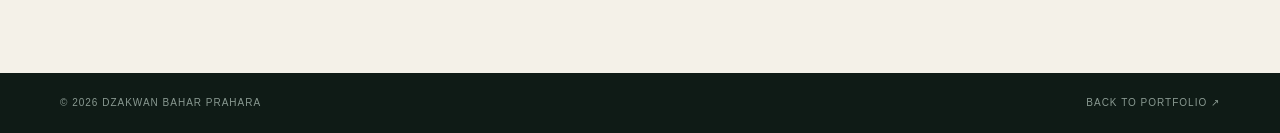
<file: pages/experience.html>
<!DOCTYPE html><html lang="en"><head><meta charset="UTF-8"><meta name="viewport" content="width=device-width,initial-scale=1.0"><title>Experience | Dzakwan Bahar Prahara</title><link rel="stylesheet" href="../css/style.css"></head><body><header class="site-header"><nav class="navbar container"><a class="brand" href="../index.html">DZ<span>.</span></a><div class="nav-links"><a href="../index.html#home">Home</a><a href="../index.html#experience">Experience</a><a href="../index.html#education">Education</a><a href="../index.html#contact">Contact</a></div></nav></header><main><section class="section" style="padding-top:160px"><div class="container"><div class="section-heading center"><span class="section-no">02</span><p class="eyebrow">WORK EXPERIENCE</p><h2>Full <em>experience archive.</em></h2></div><div class="timeline"><article class="timeline-item"><div class="time-meta">Jan–Apr 2026</div><div class="time-card"><h3>YIFoS Indonesia</h3><h4>Fullstack Web Developer — Freelance</h4><p>Developed responsive interfaces, improved accessibility and UX, optimized mobile performance, built Native PHP content management features, integrated MySQL, tested and debugged, monitored performance, and collaborated with stakeholders.</p></div></article><article class="timeline-item"><div class="time-meta">Dec 2025–Jan 2026</div><div class="time-card"><h3>PT. Seluas Tanah Merah</h3><h4>Fullstack Web Developer — Freelance</h4><p>Developed and deployed a responsive dashboard, created interactive data presentation components, optimized performance, handled debugging and testing, applied basic on-page SEO, and maintained the website after release.</p></div></article><article class="timeline-item"><div class="time-meta">Jan 2026</div><div class="time-card"><h3>Experd Consultant</h3><h4>Customer Service & Liaison Officer — Perum BULOG Online Interview Project</h4><p>Provided technical and non-technical participant support, coordinated assessors and participants, monitored progress, performed high-volume data management, solved operational issues, and maintained documentation.</p></div></article><article class="timeline-item"><div class="time-meta">Sep–Oct 2025</div><div class="time-card"><h3>Experd Consultant</h3><h4>Customer Service & Liaison Officer — Bank Indonesia PCPM Assessment Project</h4><p>Assisted participants during online assessment activities, coordinated scheduling, resolved issues, managed participant data, and tracked assessment progress and documentation.</p></div></article><article class="timeline-item"><div class="time-meta">Jan–May 2025</div><div class="time-card"><h3>Common Room Network Foundation</h3><h4>Intern Program Officer — Contract</h4><p>Supported P2P Learning for MTCNA preparation; served as speaker and facilitator for 10+ participants; coordinated communication, scheduling and attendance; managed logistics and follow-up; documented FGDs; compiled accountability and progress reports.</p></div></article><article class="timeline-item"><div class="time-meta">Sep 2024–Jan 2025</div><div class="time-card"><h3>Telkom University</h3><h4>Microcontroller Laboratory Assistant — Contract</h4><p>Developed practical lab modules, taught more than 50 students across three classes, provided technical guidance, troubleshot hardware/software/connectivity issues, processed grades, and coordinated with lecturers and lab staff.</p></div></article></div></div></section></main><footer class="footer"><div class="container footer-inner"><span>© 2026 Dzakwan Bahar Prahara</span><a href="../index.html">Back to portfolio ↗</a></div></footer></body></html>
</file>
<file: css/style.css>
:root {
    --ink:#14201b;
    --paper:#f4f1e8;
    --white:#fffdf8;
    --muted:#70766f;
    --line:#dcd8cd;
    --green:#245b47;
    --green2:#2f795e;
    --dark:#13211c;
    --cream:#efe8d9;
    --coral:#d86f51;
    --yellow:#e4c35b;
    --shadow:0 20px 70px rgba(20,32,27,.10);
}

* {
    box-sizing:border-box;
}

html {
    scroll-behavior:smooth;
}

body {
    margin:0;
    background:var(--paper);
    color:var(--ink);
    font-family:'DM Sans',sans-serif;
    line-height:1.6;
}

a {
    text-decoration:none;
    color:inherit;
}

.container {
    width:min(1160px,calc(100% - 42px));
    margin:auto;
}

.progress-bar {
    position:fixed;
    left:0;
    top:0;
    height:4px;
    width:0;
    background:var(--coral);
    z-index:1200;
}

.site-header {
    position:fixed;
    top:0;
    left:0;
    right:0;
    z-index:1100;
    background:rgba(244,241,232,.9);
    backdrop-filter:blur(16px);
    border-bottom:1px solid rgba(20,32,27,.09);
}

.navbar {
    height:74px;
    display:flex;
    align-items:center;
    justify-content:space-between;
}

.brand {
    font:800 27px Manrope;
    color:var(--green);
    letter-spacing:-.08em;
}

.brand span {
    color:var(--coral);
    margin-left:2px;
}

.nav-links {
    display:flex;
    align-items:center;
    gap:24px;
}

.nav-links a {
    font-size:12px;
    font-weight:700;
    color:#4d554f;
    letter-spacing:.02em;
}

.nav-links a:hover {
    color:var(--coral);
}

.nav-pdf {
    border:1px solid var(--green);
    padding:9px 14px;
    border-radius:8px;
    background:white;
    color:white;
    font:700 12px 'DM Sans';
    cursor:pointer;
}

.menu-toggle {
    display:none;
    border:0;
    background:transparent;
}

.menu-toggle span {
    display:block;
    width:24px;
    height:2px;
    margin:4px 0;
    background:var(--ink);
}

.section {
    padding:110px 0;
}

.hero {
    min-height:100vh;
    padding-top:150px;
    padding-bottom:48px;
    background:var(--paper);
    display:flex;
    flex-direction:column;
    justify-content:center;
    position:relative;
    overflow:hidden;
}

.hero:before {
    content:'';
    position:absolute;
    width:500px;
    height:500px;
    border-radius:50%;
    right:-170px;
    top:100px;
    background:rgba(36,91,71,.10);
    filter:blur(2px);
}

.hero-grid {
    display:grid;
    grid-template-columns:1.1fr .9fr;
    align-items:center;
    gap:70px;
    position:relative;
}

.kicker {
    display:inline-flex;
    gap:8px;
    align-items:center;
    padding:8px 11px;
    border:1px solid var(--line);
    border-radius:999px;
    font-size:10px;
    font-weight:800;
    color:var(--green);
    letter-spacing:.12em;
}

.kicker-dot {
    width:7px;
    height:7px;
    border-radius:50%;
    background:var(--coral);
}

.hero-index,.section-label-light,.section-label {
    font-size:10px;
    letter-spacing:.18em;
    font-weight:800;
    color:var(--coral);
}

.hero-index {
    margin:42px 0 15px;
}

.hero h1 {
    font:800 clamp(58px,8vw,88px)/.92 Manrope;
    letter-spacing:-.075em;
    margin:0;
    max-width:900px;
}

.hero h1 i {
    font-style:normal;
    color:var(--coral);
}

.hero-lead {
    max-width:620px;
    font-size:18px;
    color:#626961;
    margin:28px 0;
}

.hero-actions {
    display:flex;
    align-items:center;
    gap:20px;
    flex-wrap:wrap;
}

.btn {
    display:inline-flex;
    align-items:center;
    justify-content:center;
    padding:14px 18px;
    border-radius:10px;
    font-size:12px;
    font-weight:800;
}

.btn-dark {
    background:var(--green);
    color:#fff;
}

.btn-light {
    background:var(--white);
    color:var(--green);
    border:0;
    cursor:pointer;
}

.text-button {
    font-size:12px;
    font-weight:800;
    color:var(--green);
    border-bottom:1px solid var(--green);
    padding-bottom:3px;
}

.hero-visual {
    position:relative;
    height:540px;
    display:flex;
    align-items:center;
    justify-content:center;
}

.identity-card {
    width:min(390px,85%);
    aspect-ratio:4/5.2;
    background:var(--green);
    color:#fff;
    border-radius:28px;
    padding:28px;
    box-shadow:0 30px 90px rgba(36,91,71,.25);
    display:flex;
    flex-direction:column;
    justify-content:space-between;
    transform:rotate(5deg);
    position:relative;
    z-index:2;
    text-align: center;
}

.identity-top,.identity-bottom {
    display:flex;
    justify-content:space-between;
    gap:12px;
    font-size:9px;
    letter-spacing:.12em;
    text-transform:uppercase;
    color:#c9dbd2;
}

.identity-monogram {
    font:800 100px Manrope;
    letter-spacing:-.1em;
    color:#eef4ef;
}

.identity-card strong {
    font:700 22px Manrope;
}

.identity-card p {
    margin:6px 0 0;
    color:#bdd3c8;
    font-size:13px;
}

.identity-bottom {
    flex-wrap:wrap;
}

.orbit {
    position:absolute;
    border:1px dashed rgba(36,91,71,.28);
    border-radius:50%;
}

.orbit-1 {
    width:420px;
    height:420px;
}

.orbit-2 {
    width:520px;
    height:520px;
}

.floating-note {
    position:absolute;
    background:var(--white);
    padding:12px 14px;
    border:1px solid var(--line);
    border-radius:10px;
    box-shadow:var(--shadow);
    font:800 9px Manrope;
    letter-spacing:.09em;
    z-index:4;
}

.note-a {
    left:2%;
    top:17%;
    transform:rotate(-7deg);
}

.note-b {
    right:0;
    top:49%;
    transform:rotate(6deg);
}

.note-c {
    left:10%;
    bottom:15%;
    transform:rotate(3deg);
}

.hero-strip {
    display:flex;
    justify-content:space-between;
    border-top:1px solid var(--line);
    padding-top:16px;
    margin-top:70px;
    color:#777d76;
    font-size:10px;
    letter-spacing:.08em;
    text-transform:uppercase;
}

.two-column {
    display:grid;
    grid-template-columns:180px 1fr;
    gap:70px;
}

.section-label {
    display:flex;
    align-items:center;
    gap:12px;
    color:var(--coral);
}

.section-label>span {
    font:800 12px Manrope;
}

.section-label p {
    margin:0;
}

.rule {
    height:1px;
    background:var(--line);
    flex:1;
}

.content-column h2,.skills-section h2,.education-section h2 {
    font:800 clamp(40px,5vw,68px)/1.02 Manrope;
    letter-spacing:-.065em;
    margin:0;
    max-width:850px;
}

.content-column h2 strong,.education-section h2 strong {
    color:var(--green);
}

.content-column>p {
    max-width:780px;
    font-size:18px;
    color:#616861;
}

.trait-grid {
    display:grid;
    grid-template-columns:repeat(3,1fr);
    gap:14px;
    margin-top:50px;
}

.trait-grid article {
    border-top:1px solid var(--line);
    padding-top:16px;
}

.trait-grid article span {
    font-size:10px;
    color:var(--coral);
    font-weight:800;
}

.trait-grid h3 {
    font:700 21px Manrope;
    margin:12px 0 6px;
}

.trait-grid p {
    font-size:13px;
    color:#6d736d;
}

.dark-section {
    background:var(--dark);
    color:#fff;
}

.section-intro {
    display:grid;
    grid-template-columns:1fr .55fr;
    gap:70px;
    align-items:end;
    margin-bottom:55px;
}

.section-intro h2 {
    font:800 clamp(45px,6vw,78px)/.98 Manrope;
    letter-spacing:-.07em;
    margin:10px 0 0;
}

.section-intro h2 em {
    font-style:normal;
    color:#b6d6c7;
}

.section-intro>p {
    color:#aebbb3;
    max-width:420px;
    font-size:14px;
}

.experience-grid {
    display:grid;
    grid-template-columns:repeat(2,1fr);
    gap:16px;
}

.experience-item {
    border:1px solid rgba(255,255,255,.12);
    background:rgba(255,255,255,.035);
    padding:25px;
    border-radius:18px;
    min-height:260px;
    display:grid;
    grid-template-columns:72px 1fr;
    gap:24px;
    transition:.25s;
}

.experience-item:hover {
    transform:translateY(-4px);
    border-color:rgba(216,111,81,.55);
}

.experience-item.featured {
    background:#1d352b;
    border-color:rgba(182,214,199,.22);
}

.experience-year {
    font:800 12px Manrope;
    color:var(--coral);
}

.experience-type {
    font-size:9px;
    letter-spacing:.14em;
    color:#8fa79a;
    font-weight:800;
}

.experience-item h3 {
    font:700 25px Manrope;
    margin:9px 0;
}

.experience-item p {
    font-size:13px;
    color:#b4c0b9;
}

.tags {
    display:flex;
    flex-wrap:wrap;
    gap:6px;
    margin-top:15px;
}

.tags span {
    font-size:9px;
    border:1px solid currentColor;
    padding:4px 7px;
    border-radius:999px;
    color:#96aa9f;
}

.projects-section {
    background:var(--cream);
}

.section-intro.light .section-label {
    color:var(--coral);
}

.section-intro.light h2 strong {
    color:var(--green);
}

.section-intro.light>p {
    color:#666e67;
}

.project-grid {
    display:grid;
    grid-template-columns:repeat(2,1fr);
    gap:18px;
}

.project-card {
    background:var(--white);
    border-radius:20px;
    overflow:hidden;
    border:1px solid rgba(20,32,27,.08);
    box-shadow:0 12px 35px rgba(20,32,27,.06);
}

.project-media {
    height:260px;
    display:flex;
    align-items:center;
    justify-content:center;
    flex-direction:column;
    gap:8px;
    position:relative;
    overflow:hidden;
}

.placeholder-media {
    background:linear-gradient(135deg,#d3dccf,#aebfb1);
}

.placeholder-media.alt {
    background:linear-gradient(135deg,#d9d0bd,#b9ad96);
}

.placeholder-media.warm {
    background:linear-gradient(135deg,#ead4ca,#c6a08f);
}

.placeholder-media.cool {
    background:linear-gradient(135deg,#cbd8df,#9aaeb9);
}

.placeholder-media:before {
    content:'';
    position:absolute;
    width:180px;
    height:180px;
    border:1px dashed rgba(20,32,27,.3);
    border-radius:50%;
}

.placeholder-media span {
    font:800 20px Manrope;
    letter-spacing:.08em;
    z-index:1;
    color:var(--ink);
}

.placeholder-media small {
    font-size:11px;
    color:#4e5850;
    z-index:1;
}

.project-body {
    padding:23px;
}

.project-meta {
    display:flex;
    justify-content:space-between;
    font-size:9px;
    font-weight:800;
    color:var(--coral);
    letter-spacing:.12em;
}

.project-body h3 {
    font:800 28px Manrope;
    letter-spacing:-.05em;
    margin:14px 0 8px;
}

.project-body p {
    font-size:13px;
    color:#697069;
    min-height:64px;
}

.project-body .tags span {
    color:var(--green);
    border-color:#bfd2c6;
}

.project-links {
    display:flex;
    gap:18px;
    margin-top:22px;
    font-size:11px;
    font-weight:800;
    color:var(--green);
}

.activities-section {
    background:var(--white);
}

.activity-grid {
    display:grid;
    grid-template-columns:repeat(2,1fr);
    gap:18px;
}

.activity-card {
    position:relative;
    border:1px solid var(--line);
    border-radius:20px;
    padding:28px;
    background:var(--paper);
    overflow:hidden;
    min-height:330px;
}

.activity-card:before {
    content:'';
    position:absolute;
    width:190px;
    height:190px;
    border:1px dashed rgba(36,91,71,.18);
    border-radius:50%;
    right:-65px;
    top:-65px;
}

.activity-card.featured {
    background:var(--green);
    color:#fff;
    border-color:var(--green);
}

.activity-card.featured:before {
    border-color:rgba(255,255,255,.18);
}

.activity-number {
    font:800 54px/.9 Manrope;
    letter-spacing:-.07em;
    color:rgba(36,91,71,.12);
}

.activity-card.featured .activity-number {
    color:rgba(255,255,255,.16);
}

.activity-year {
    font-size:9px;
    letter-spacing:.14em;
    font-weight:800;
    color:var(--coral);
    margin-top:24px;
}

.activity-card h3 {
    font:800 29px/1.05 Manrope;
    letter-spacing:-.05em;
    margin:12px 0;
}

.activity-card p {
    font-size:13px;
    color:#666e67;
    max-width:560px;
}

.activity-card.featured p {
    color:#bdcec5;
}

.activity-tags {
    display:flex;
    flex-wrap:wrap;
    gap:7px;
    margin-top:20px;
}

.activity-tags span {
    font-size:9px;
    padding:5px 8px;
    border:1px solid rgba(36,91,71,.25);
    border-radius:999px;
    color:var(--green);
}

.activity-card.featured .activity-tags span {
    color:#d8e6de;
    border-color:rgba(216,230,222,.26);
}

.skills-section {
    background:var(--white);
}

.skills-layout {
    display:grid;
    grid-template-columns:.8fr 1.2fr;
    gap:80px;
    margin-top:25px;
}

.muted-lead {
    font-size:17px;
    color:#697069;
    max-width:520px;
}

.skill-list {
    border-top:1px solid var(--line);
}

.skill-row {
    display:grid;
    grid-template-columns:1fr 1fr;
    gap:25px;
    padding:22px 0;
    border-bottom:1px solid var(--line);
}

.skill-row>div {
    display:flex;
    gap:14px;
}

.skill-row span {
    font-size:10px;
    color:var(--coral);
    font-weight:800;
}

.skill-row h3 {
    font:700 21px Manrope;
    margin:0;
}

.skill-row p {
    font-size:12px;
    color:#6e746e;
    margin:0;
}

.keyword-cloud {
    display:flex;
    flex-wrap:wrap;
    gap:9px;
    margin-top:55px;
}

.keyword-cloud span {
    padding:8px 11px;
    border:1px solid var(--line);
    border-radius:999px;
    font-size:10px;
    color:#58615a;
}

.education-section {
    background:var(--paper);
}

.education-layout {
    display:grid;
    grid-template-columns:.9fr 1.1fr;
    gap:80px;
}

.credential-stack {
    border-top:1px solid var(--line);
}

.credential-stack article {
    padding:22px 0;
    border-bottom:1px solid var(--line);
}

.credential-stack span {
    font-size:9px;
    font-weight:800;
    letter-spacing:.14em;
    color:var(--coral);
}

.credential-stack h3 {
    font:700 25px Manrope;
    margin:8px 0;
}

.credential-stack p {
    font-size:13px;
    color:#697069;
    margin:0;
}

.contact-section {
    background:var(--green);
    color:#fff;
}

.contact-layout {
    display:grid;
    grid-template-columns:1fr .7fr;
    gap:90px;
    align-items:end;
}

.contact-section h2 {
    font:800 clamp(48px,6vw,78px)/.98 Manrope;
    letter-spacing:-.07em;
    margin:14px 0;
}

.contact-section h2 strong {
    color:#d8e6de;
}

.contact-section>div>div>p {
    color:#b9cac1;
    max-width:580px;
}

.contact-box {
    background:#18382c;
    border:1px solid rgba(255,255,255,.12);
    padding:26px;
    border-radius:18px;
}

.contact-box>div {
    padding:13px 0;
    border-bottom:1px solid rgba(255,255,255,.12);
}

.contact-box span {
    display:block;
    font-size:9px;
    letter-spacing:.14em;
    color:#91a89c;
    font-weight:800;
    margin-bottom:5px;
}

.contact-box a,.contact-box p {
    margin:0;
    font-size:15px;
}

.contact-box .btn {
    margin-top:22px;
    width:100%;
}

.footer {
    background:#0f1b16;
    color:#899991;
    padding:22px 0;
}

.footer-inner {
    display:flex;
    justify-content:space-between;
    font-size:10px;
    text-transform:uppercase;
    letter-spacing:.1em;
}

.reveal {
    opacity:0;
    transform:translateY(24px);
    transition:opacity .7s ease,transform .7s ease;
}

.reveal.visible {
    opacity:1;
    transform:none;
}

.delay-1 {
    transition-delay:.12s;
}

@media(max-width:980px) {
    .activity-grid {
        grid-template-columns:1fr;
    }

    .hero-grid,.two-column,.section-intro,.skills-layout,.education-layout,.contact-layout {
        grid-template-columns:1fr;
    }

    .hero {
        padding-top:125px;
    }

    .hero-visual {
        height:460px;
    }

    .trait-grid {
        grid-template-columns:1fr;
    }

    .experience-grid,.project-grid {
        grid-template-columns:1fr;
    }

    .section-intro {
        gap:20px;
    }

    .skills-layout {
        gap:35px;
    }

    .contact-layout {
        gap:40px;
    }

    .nav-links {
        gap:14px;
    }

    .nav-links a:nth-child(5) {
        display:none;
    }

}

@media(max-width:740px) {
    .container {
        width:calc(100% - 28px);
    }

    .navbar {
        height:66px;
    }

    .menu-toggle {
        display:block;
    }

    .nav-links {
        position:fixed;
        left:0;
        right:0;
        top:66px;
        background:var(--paper);
        border-bottom:1px solid var(--line);
        display:flex;
        flex-direction:column;
        align-items:flex-start;
        padding:18px 14px;
        transform:translateY(-130%);
        transition:.25s;
        gap:14px;
    }

    .nav-links.open {
        transform:translateY(0);
    }

    .nav-links a {
        font-size:15px;
    }

    .nav-links a:nth-child(5) {
        display:block;
    }

    .hero h1 {
        font-size:58px;
    }

    .hero-visual {
        height:390px;
    }

    .identity-card {
        width:280px;
    }

    .identity-monogram {
        font-size:75px;
    }

    .floating-note {
        font-size:8px;
        padding:9px;
    }

    .hero-strip {
        flex-direction:column;
        gap:8px;
    }

    .section {
        padding:80px 0;
    }

    .two-column {
        gap:35px;
    }

    .section-label {
        max-width:100%;
    }

    .project-media {
        height:210px;
    }

    .skill-row {
        grid-template-columns:1fr;
    }

    .footer-inner {
        flex-direction:column;
        gap:7px;
    }

}

@media print {
    body {
        background:#fff;
        color:#111;
    }

    .site-header,.progress-bar,.menu-toggle,.hero-actions,.hero-strip,.floating-note,.orbit,.footer {
        display:none!important;
    }

    .section {
        padding:40px 0;
        break-inside:avoid;
    }

    .hero {
        min-height:auto;
        padding:45px 0;
        background:#f4f1e8;
    }

    .hero-grid {
        grid-template-columns:1fr;
    }

    .hero-visual {
        height:350px;
    }

    .identity-card {
        transform:none;
        box-shadow:none;
    }

    .content-column>p,.muted-lead,.experience-item p,.project-body p,.skill-row p,.credential-stack p {
        font-size:11px;
    }

    .experience-grid,.project-grid {
        grid-template-columns:1fr 1fr;
    }

    .experience-item,.project-card {
        break-inside:avoid;
        box-shadow:none;
    }

    .projects-section,.about-section,.skills-section,.education-section,.hero {
        background:#fff;
    }

    .dark-section {
        background:#13211c!important;
    }

    .contact-section {
        background:#245b47!important;
    }

    .reveal {
        opacity:1!important;
        transform:none!important;
    }

    .placeholder-media {
        height:170px;
    }

    .project-body p {
        min-height:auto;
    }

    .nav-pdf {
        display:none;
    }

}

.img-responsive {
    width: 100%;
    height: auto;
    object-fit: contain;
}

.identity-card .img-circle {
    display: block;
    width: 280px;
    height: 280px;
    margin: 25px auto;
    border-radius: 50%;
    object-fit: cover;
}

/* Tablet */
@media (max-width: 980px) {
    .identity-card .img-circle {
        width: 170px;
        height: 170px;
        margin: 20px auto;
    }
}

/* Mobile */
@media (max-width: 740px) {
    .identity-card .img-circle {
        width: 140px;
        height: 140px;
        margin: 18px auto;
    }
}

/* HP kecil */
@media (max-width: 400px) {
    .identity-card .img-circle {
        width: 110px;
        height: 110px;
        margin: 15px auto;
    }
}
</file>
